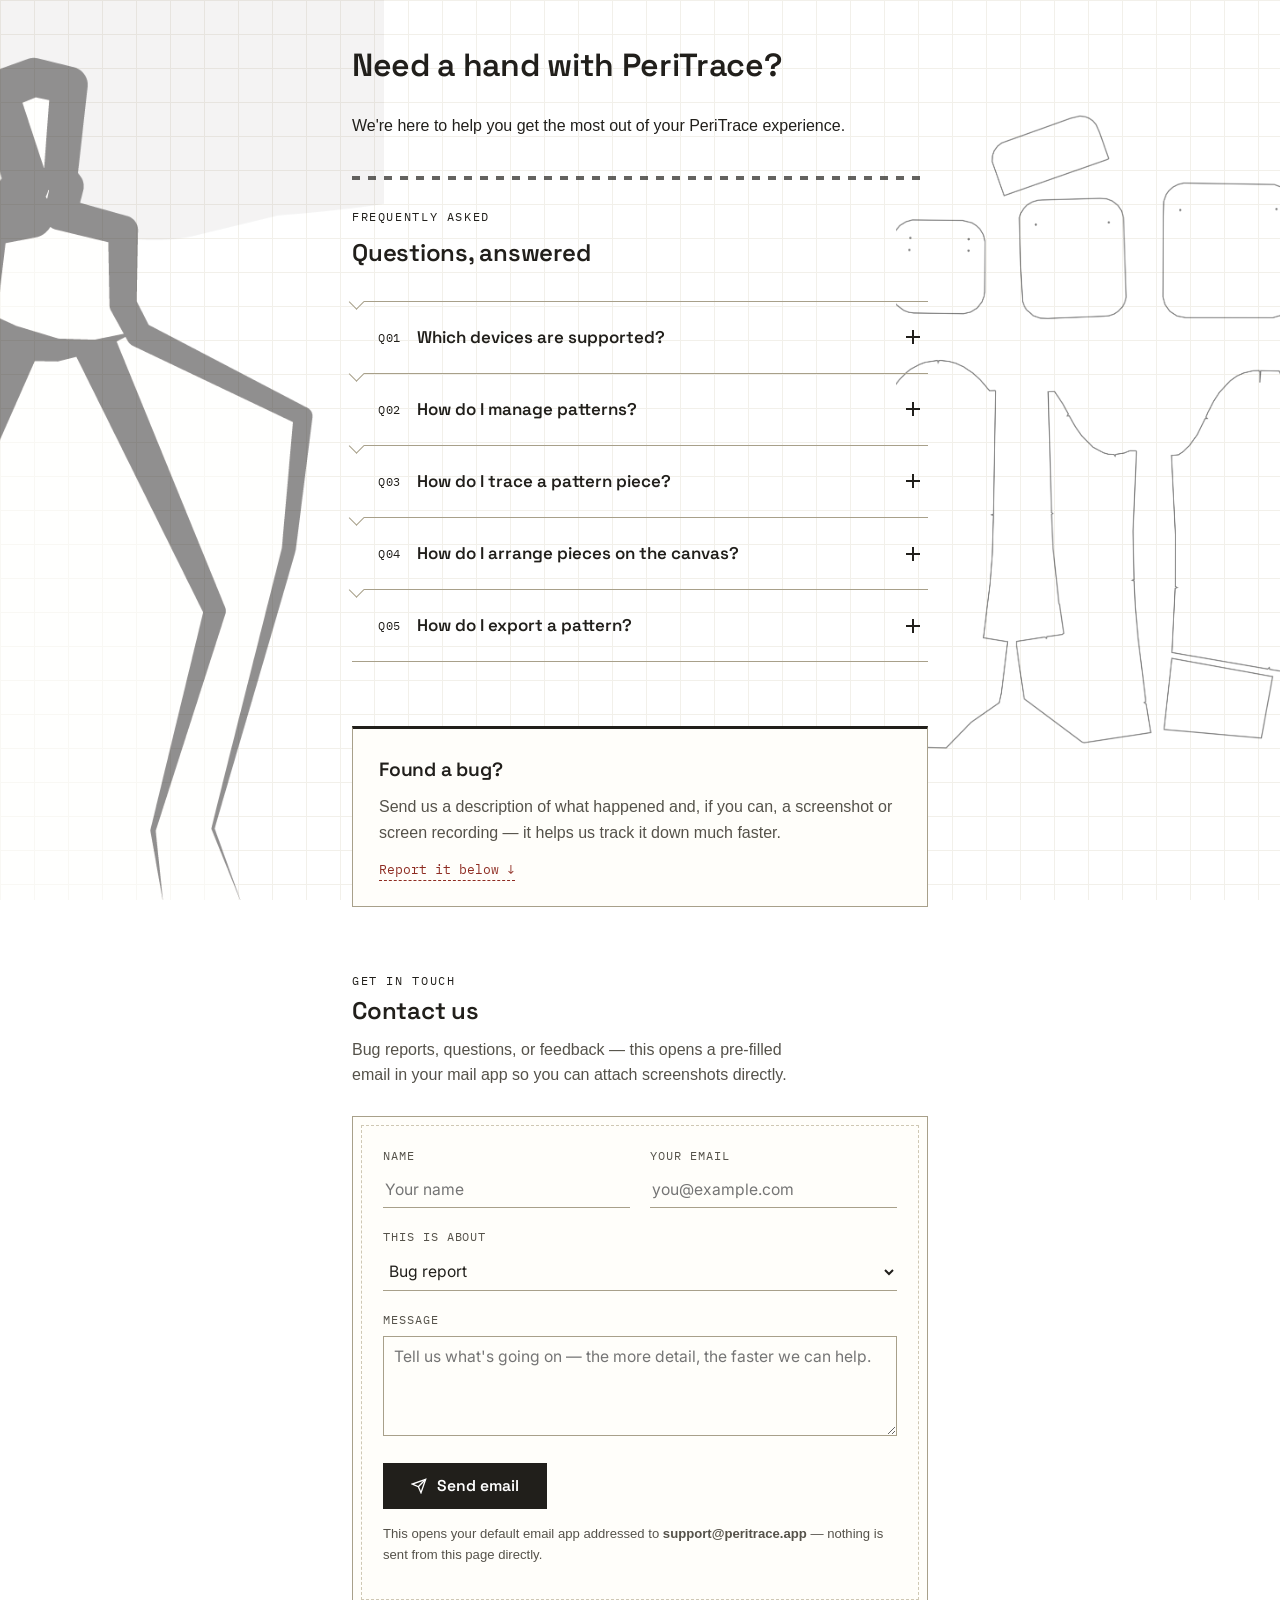
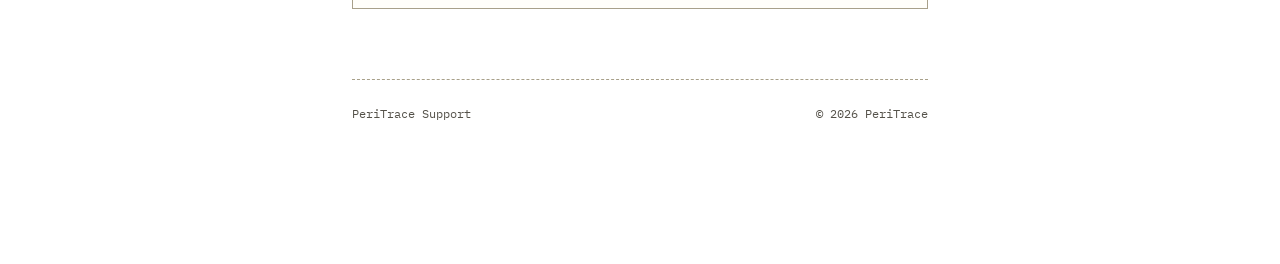
<file: index.html>
<!DOCTYPE html>
<html lang="en">

<head>
  <meta charset="UTF-8">
  <meta name="viewport" content="width=device-width, initial-scale=1.0">
  <title>PeriTrace Support — FAQ &amp; Contact</title>
  <meta name="description" content="Support and frequently asked questions for PeriTrace, the AR pattern tracing app.">
  <link rel="preconnect" href="https://fonts.googleapis.com">
  <link rel="preconnect" href="https://fonts.gstatic.com" crossorigin>
  <link
    href="https://fonts.googleapis.com/css2?family=Space+Grotesk:wght@400;500;600;700&family=Inter:wght@400;500;600&family=IBM+Plex+Mono:wght@400;500&display=swap"
    rel="stylesheet">
  <style>
    :root {
      --paper: #ffffff;
      --paper-deep: #ffffff;
      --ink: #211F1B;
      --ink-soft: #55524A;
      --thread: #211F1B;
      --thread-deep: #8E2C22;
      --chalk: #34506B;
      --line: #CFC8B4;
      --line-strong: #a8a08a;
      --card: #FFFEFA;
      --radius: 2px;
      --side-art-width: 25vw;
      --opacity: 0.7;
    }

    * {
      box-sizing: border-box;
    }

    html {
      scroll-behavior: smooth;
    }

    body {
      margin: 0;
      background: var(--paper);
      color: var(--ink);
      font-family: -apple-system, BlinkMacSystemFont, "Segoe UI", Roboto, Helvetica, Arial, sans-serif;
      font-size: 16px;
      line-height: 1.6;
      -webkit-font-smoothing: antialiased;
    }

    /* --- background grid texture, evokes pattern paper --- */
    body::before {
      content: "";
      position: fixed;
      inset: 0;
      background-image:
        linear-gradient(var(--line) 1px, transparent 1px),
        linear-gradient(90deg, var(--line) 1px, transparent 1px);
      background-size: 34px 34px;
      opacity: 0.28;
      pointer-events: none;
      z-index: 0;
    }

    h1,
    h2,
    h3 {
      font-family: 'Space Grotesk', sans-serif;
      font-weight: 600;
      letter-spacing: -0.01em;
      color: var(--ink);
    }

    .eyebrow {
      font-family: 'IBM Plex Mono', monospace;
      font-size: 0.72rem;
      letter-spacing: 0.14em;
      text-transform: uppercase;
      color: var(--thread);
    }

    a {
      color: var(--chalk);
    }

    /* ---------- fixed side art ---------- */
    .side-art {
      position: fixed;
      top: 0;
      height: 100vh;
      z-index: 0;
      pointer-events: none;
      display: flex;
      align-items: top;
    }

    .side-art.left {
      left: 0;
      top:0;
      width: var(--side-art-width);
      justify-content: flex-start;
      /* align-items: flex-start; */
    }

    .side-art.right {
      right: 0;
      width: var(--side-art-width);
      justify-content: flex-end;
      /* align-items: flex-start; */
    }

    .side-art img {
      width: 120%;
      height: auto;
      max-height: 100vh;
      object-fit: cover;
      opacity: 0.5;
      filter: sepia(6%) saturate(85%);
    }

    .side-art.left img {
      margin-left: 0px;
    }

    .side-art.right img {
      margin-right: 0px;
    }

    /* ---------- layout ---------- */
    .page {
      position: relative;
      z-index: 2;
      margin: 0 auto;
      max-width: 100vw;
      padding: 0 28px 120px;
    }

    @media (min-width: 860px) {
      .page {
        margin-left: var(--side-art-width);
        margin-right: var(--side-art-width);
        max-width: 60vw;
        padding: 0 32px 140px;
      }
    }

    /* ---------- header ---------- */

    header {
      margin-top: 40px;
    }

    .stitch {
      display: inline-block;
      width: 100%;
      height: 4px;
      margin-top: 22px;
      background-image: repeating-linear-gradient(90deg, var(--thread) 0 8px, transparent 8px 16px);
      opacity: var(--opacity);
    }

    /* ---------- FAQ list ---------- */
    section.faq {
      margin-top: 20px;
      margin-bottom: 64px;
    }

    section.faq>h2 {
      font-size: 1.5rem;
      margin: 0 0 6px;
    }

    section.faq>.eyebrow {
      display: block;
      margin-bottom: 8px;
    }

    .faq-list {
      margin-top: 28px;
      border-top: 1px solid var(--line-strong);
    }

    .faq-item {
      border-bottom: 1px solid var(--line-strong);
      position: relative;
    }

    .faq-item::before {
      /* garment notch mark */
      content: "";
      position: absolute;
      left: -1px;
      top: 0;
      width: 10px;
      height: 10px;
      background: var(--paper);
      border-right: 1px solid var(--line-strong);
      border-bottom: 1px solid var(--line-strong);
      transform: translateY(-50%) rotate(45deg);
    }

    .faq-q {
      all: unset;
      display: flex;
      align-items: center;
      gap: 16px;
      width: 100%;
      padding: 22px 6px 22px 26px;
      cursor: pointer;
      box-sizing: border-box;
    }

    .faq-q:focus-visible {
      outline: 2px solid var(--chalk);
      outline-offset: 2px;
    }

    .faq-tag {
      font-family: 'IBM Plex Mono', monospace;
      font-size: 0.72rem;
      color: var(--thread);
      letter-spacing: 0.06em;
      flex: 0 0 auto;
      padding-top: 2px;
    }

    .faq-q-text {
      font-family: 'Space Grotesk', sans-serif;
      font-weight: 600;
      font-size: 1.06rem;
      flex: 1 1 auto;
    }

    .faq-marker {
      flex: 0 0 auto;
      width: 18px;
      height: 18px;
      position: relative;
    }

    .faq-marker::before,
    .faq-marker::after {
      content: "";
      position: absolute;
      background: var(--ink);
      top: 50%;
      left: 50%;
      transform: translate(-50%, -50%);
      transition: transform 0.25s ease, opacity 0.2s ease;
    }

    .faq-marker::before {
      width: 14px;
      height: 2px;
    }

    .faq-marker::after {
      width: 2px;
      height: 14px;
    }

    .faq-item.open .faq-marker::after {
      transform: translate(-50%, -50%) rotate(90deg);
      opacity: 0;
    }

    .faq-item.open .faq-marker::before {
      background: var(--thread);
    }

    .faq-a-wrap {
      display: grid;
      grid-template-rows: 0fr;
      transition: grid-template-rows 0.32s ease;
    }

    .faq-item.open .faq-a-wrap {
      grid-template-rows: 1fr;
    }

    .faq-a-inner {
      overflow: hidden;
    }

    .faq-a {
      padding: 0 6px 28px 26px;
      color: var(--ink-soft);
      font-size: 0.98rem;
      border-top: 1px dashed var(--line-strong);
      margin-top: -1px;
      padding-top: 18px;
    }

    .faq-a p {
      margin: 0 0 12px;
    }

    .faq-a p:last-child {
      margin-bottom: 0;
    }

    .faq-a ul {
      margin: 0 0 14px;
      padding-left: 20px;
    }

    .faq-a li {
      margin-bottom: 8px;
    }

    .faq-a strong {
      color: var(--ink);
    }

    .faq-a .sub-note {
      background: var(--card);
      border: 1px solid var(--line);
      border-left: 3px solid var(--chalk);
      padding: 12px 14px;
      font-size: 0.9rem;
      margin: 14px 0;
    }

    .faq-a .sub-note.tip {
      border-left-color: var(--thread);
    }

    .btn-chip {
      display: inline-flex;
      align-items: center;
      gap: 6px;
      background: var(--card);
      border: 1px solid var(--line-strong);
      border-radius: 20px;
      padding: 2px 10px 2px 6px;
      font-family: 'IBM Plex Mono', monospace;
      font-size: 0.82rem;
      color: var(--ink);
      white-space: nowrap;
    }

    .btn-chip svg {
      width: 13px;
      height: 13px;
      flex-shrink: 0;
    }

    .fmt-grid {
      display: grid;
      grid-template-columns: repeat(auto-fit, minmax(150px, 1fr));
      gap: 12px;
      margin: 14px 0 4px;
    }

    .fmt-card {
      background: var(--card);
      border: 1px solid var(--line-strong);
      padding: 14px;
    }

    .fmt-card b {
      font-family: 'Space Grotesk', sans-serif;
      color: var(--thread);
      display: block;
      margin-bottom: 4px;
      font-size: 0.95rem;
    }

    .fmt-card span {
      font-size: 0.86rem;
      color: var(--ink-soft);
    }

    /* ---------- bug report callout ---------- */
    .callout {
      background: var(--card);
      border: 1px solid var(--line-strong);
      border-top: 3px solid var(--thread);
      padding: 26px 26px 24px;
      margin: 0 0 60px;
    }

    .callout h3 {
      margin: 0 0 8px;
      font-size: 1.2rem;
    }

    .callout p {
      margin: 0;
      color: var(--ink-soft);
    }

    .callout a.jump {
      display: inline-block;
      margin-top: 14px;
      font-family: 'IBM Plex Mono', monospace;
      font-size: 0.82rem;
      color: var(--thread-deep);
      text-decoration: none;
      border-bottom: 1px dashed var(--thread-deep);
    }

    /* ---------- contact form ---------- */
    section.contact {
      scroll-margin-top: 40px;
    }

    section.contact h2 {
      font-size: 1.5rem;
      margin: 0 0 6px;
    }

    section.contact>p {
      color: var(--ink-soft);
      margin: 0 0 28px;
      max-width: 50ch;
    }

    .ticket {
      background: var(--card);
      border: 1px solid var(--line-strong);
      padding: 30px;
      position: relative;
    }

    .ticket::before {
      content: "";
      position: absolute;
      inset: 8px;
      border: 1px dashed var(--line);
      pointer-events: none;
    }

    .field {
      margin-bottom: 20px;
    }

    .field label {
      display: block;
      font-family: 'IBM Plex Mono', monospace;
      font-size: 0.74rem;
      text-transform: uppercase;
      letter-spacing: 0.08em;
      color: var(--ink-soft);
      margin-bottom: 6px;
    }

    .field input,
    .field select,
    .field textarea {
      width: 100%;
      font-family: 'Inter', sans-serif;
      font-size: 0.98rem;
      color: var(--ink);
      background: transparent;
      border: none;
      border-bottom: 1px solid var(--line-strong);
      padding: 8px 2px;
      outline: none;
      transition: border-color 0.2s ease;
    }

    .field textarea {
      resize: vertical;
      min-height: 100px;
      border: 1px solid var(--line-strong);
      padding: 10px;
    }

    .field input:focus,
    .field select:focus,
    .field textarea:focus {
      border-color: var(--thread);
    }

    .field-row {
      display: grid;
      grid-template-columns: 1fr 1fr;
      gap: 20px;
    }

    @media (max-width: 520px) {
      .field-row {
        grid-template-columns: 1fr;
      }
    }

    .send-btn {
      font-family: 'Space Grotesk', sans-serif;
      font-weight: 600;
      font-size: 0.98rem;
      background: var(--thread);
      color: #fff;
      border: none;
      padding: 13px 28px;
      cursor: pointer;
      display: inline-flex;
      align-items: center;
      gap: 10px;
      transition: background 0.18s ease, transform 0.12s ease;
    }

    .send-btn:hover {
      background: var(--thread-deep);
    }

    .send-btn:active {
      transform: translateY(1px);
    }

    .send-btn svg {
      width: 16px;
      height: 16px;
    }

    .form-note {
      font-size: 0.82rem;
      color: var(--ink-soft);
      margin-top: 14px;
    }

    .form-status {
      font-size: 0.85rem;
      margin-top: 12px;
      font-family: 'IBM Plex Mono', monospace;
      color: var(--chalk);
      display: none;
    }

    .form-status.show {
      display: block;
    }

    footer {
      margin-top: 70px;
      padding-top: 24px;
      border-top: 1px dashed var(--line-strong);
      font-family: 'IBM Plex Mono', monospace;
      font-size: 0.78rem;
      color: var(--ink-soft);
      display: flex;
      justify-content: space-between;
      flex-wrap: wrap;
      gap: 10px;
    }

    @media (max-width: 860px) {
      .side-art {
        display: none;
      }

      .page {
        margin: 0;
      }
    }

    @media (prefers-reduced-motion: reduce) {
      html {
        scroll-behavior: auto;
      }

      .faq-a-wrap,
      .faq-marker::before,
      .faq-marker::after,
      .send-btn {
        transition: none;
      }
    }
  </style>
</head>

<body>

  <div class="side-art left" aria-hidden="true">
    <img src="images/Side_Art_Left.png" alt="">
  </div>
  <div class="side-art right" aria-hidden="true">
    <img src="images/Side_Art_Right.png" alt="">
  </div>

  <div class="page">

    <header class="page-header">
      <h1>Need a hand with PeriTrace?</h1>
      <p>We're here to help you get the most out of your PeriTrace experience.</p>
      <span class="stitch" aria-hidden="true"></span>
    </header>

    <section class="faq" aria-label="Frequently asked questions">
      <span class="eyebrow">Frequently asked</span>
      <h2>Questions, answered</h2>

      <div class="faq-list" id="faqList">

        <!-- Q1 -->
        <div class="faq-item">
          <button class="faq-q" aria-expanded="false">
            <span class="faq-tag">Q01</span>
            <span class="faq-q-text">Which devices are supported?</span>
            <span class="faq-marker" aria-hidden="true"></span>
          </button>
          <div class="faq-a-wrap">
            <div class="faq-a-inner">
              <div class="faq-a">
                <p>PeriTrace requires an iPhone that supports ARKit.</p>
                <p>iPhone models with LiDAR are recommended for a smoother experience and more precise captures.</p>
                <p>PeriTrace supports <strong>iOS 18.6 and later</strong>.</p>
              </div>
            </div>
          </div>
        </div>

        <!-- Q2 -->
        <div class="faq-item">
          <button class="faq-q" aria-expanded="false">
            <span class="faq-tag">Q02</span>
            <span class="faq-q-text">How do I manage patterns?</span>
            <span class="faq-marker" aria-hidden="true"></span>
          </button>
          <div class="faq-a-wrap">
            <div class="faq-a-inner">
              <div class="faq-a">
                <p>PeriTrace organizes your work by pattern. Each pattern is a set that can hold up to <strong>40
                    pattern pieces</strong>, which keeps the app quick and responsive. If your physical pattern has more
                  pieces than that, split it across multiple patterns in the app.</p>
                <p>From the Home screen:</p>
                <ul>
                  <li><strong>Add a new pattern</strong> — tap the <span class="btn-chip"><svg viewBox="0 0 24 24"
                        fill="none" stroke="currentColor" stroke-width="2">
                        <path d="M12 5v14M5 12h14" />
                      </svg>Add New</span> button at the bottom of the screen.</li>
                  <li><strong>Rename or delete</strong> — swipe a pattern left or right to reveal the Rename and Delete
                    buttons.</li>
                  <li><strong>Rearrange the list</strong> — long-press a pattern and drag it to a new position.</li>
                  <li><strong>Open a pattern</strong> — tap it to enter its canvas, where its pieces live.</li>
                </ul>
              </div>
            </div>
          </div>
        </div>

        <!-- Q3 -->
        <div class="faq-item">
          <button class="faq-q" aria-expanded="false">
            <span class="faq-tag">Q03</span>
            <span class="faq-q-text">How do I trace a pattern piece?</span>
            <span class="faq-marker" aria-hidden="true"></span>
          </button>
          <div class="faq-a-wrap">
            <div class="faq-a-inner">
              <div class="faq-a">
                <p>Open a pattern from the Home screen, then tap <span class="btn-chip"><svg viewBox="0 0 24 24"
                      fill="none" stroke="currentColor" stroke-width="2">
                      <circle cx="12" cy="12" r="7" />
                      <path d="M12 2v3M12 19v3M2 12h3M19 12h3" />
                    </svg>Trace</span> at the bottom right to open the AR camera (you may be asked to allow camera
                  access). PeriTrace traces one piece per camera session.</p>
                <p>In the camera view, move your phone slowly back and forth over a flat surface until the reticle sits
                  flush and steady — that's your cue that you're ready to trace.</p>
                <p><strong>Two tracing modes:</strong></p>
                <ul>
                  <li><strong>Vertex tracing</strong> — aim the reticle at the outline or seam line and tap <span
                      class="btn-chip"><svg viewBox="0 0 24 24" fill="none" stroke="currentColor" stroke-width="2">
                        <path d="M5 19l6-6M11 13l3-8 5 5-8 3z" />
                      </svg>Trace Vertices</span> to place points one by one. Points connect automatically, and a dashed
                    line closes the shape between your first and last point — no need to close it yourself.</li>
                  <li><strong>Marking</strong> — aim at a mark on the physical piece and tap <span class="btn-chip"><svg
                        viewBox="0 0 24 24" fill="none" stroke="currentColor" stroke-width="2">
                        <circle cx="12" cy="12" r="3" fill="currentColor" stroke="none" />
                        <circle cx="12" cy="12" r="8" />
                      </svg>Mark</span>. Marks stand alone and never connect to vertices or other marks.</li>
                </ul>
                <div class="sub-note">
                  <strong>Contour detection.</strong> Point the camera at a piece and long-press the screen for at least
                  half a second to auto-detect its outline. Moving your finger or releasing early cancels it. It reads
                  one outline at a time, and works best when the piece contrasts clearly with the surface beneath it — a
                  light piece on a dark surface, or vice versa.
                </div>
                <p><strong>Getting a clean capture:</strong> you don't need to hold the phone perfectly perpendicular —
                  PeriTrace's AR tracking handles some angle. Phones without LiDAR are more sensitive to calibration, so
                  keep the phone <strong>0.5–2 meters</strong> above the pattern and make sure the reticle is sitting
                  flat on the surface before you start.</p>
                <p><strong>Finishing up:</strong> tap <span class="btn-chip"><svg viewBox="0 0 24 24" fill="none"
                      stroke="currentColor" stroke-width="2">
                      <path d="M4 12l5 5L20 6" />
                    </svg>Done</span> to save the piece to the canvas (it needs at least three points first), or <span
                    class="btn-chip"><svg viewBox="0 0 24 24" fill="none" stroke="currentColor" stroke-width="2">
                      <path d="M6 6l12 12M18 6L6 18" />
                    </svg>Dismiss</span> to discard it and return to the canvas.</p>
              </div>
            </div>
          </div>
        </div>

        <!-- Q4 -->
        <div class="faq-item">
          <button class="faq-q" aria-expanded="false">
            <span class="faq-tag">Q04</span>
            <span class="faq-q-text">How do I arrange pieces on the canvas?</span>
            <span class="faq-marker" aria-hidden="true"></span>
          </button>
          <div class="faq-a-wrap">
            <div class="faq-a-inner">
              <div class="faq-a">
                <p>The canvas is a vector workspace with full gesture support, and your layout is preserved
                  automatically when you export.</p>
                <ul>
                  <li><strong>Zoom &amp; pan</strong> — pinch and drag to move around the workspace.</li>
                  <li><strong>Move &amp; rotate a piece</strong> — drag to reposition, or use two fingers to rotate.
                  </li>
                  <li><strong>Delete a piece</strong> — long-press it, then tap Delete in the popup.</li>
                </ul>
                <div class="sub-note tip">
                  <strong>Pro tip for tricky pieces.</strong> If you're not confident in a trace, capture the same piece
                  a few times and stack the results on the canvas — the overlap shows you the average outline.
                </div>
                <p>A canvas holds up to 40 pieces per pattern; split larger physical patterns across multiple patterns
                  in the app.</p>
              </div>
            </div>
          </div>
        </div>

        <!-- Q5 -->
        <div class="faq-item">
          <button class="faq-q" aria-expanded="false">
            <span class="faq-tag">Q05</span>
            <span class="faq-q-text">How do I export a pattern?</span>
            <span class="faq-marker" aria-hidden="true"></span>
          </button>
          <div class="faq-a-wrap">
            <div class="faq-a-inner">
              <div class="faq-a">
                <p>Exports keep your canvas arrangement exactly as you left it, at true 1:1 scale.</p>
                <ul>
                  <li>Tap <span class="btn-chip"><svg viewBox="0 0 24 24" fill="none" stroke="currentColor"
                        stroke-width="2">
                        <path d="M12 3v12M7 10l5 5 5-5M5 21h14" />
                      </svg>Export</span> at the bottom left of the canvas — it's enabled once there's at least one
                    piece on it.</li>
                  <li>Choose a format, then pick a destination from the standard iOS share sheet.</li>
                  <li>Regardless of what you choose, PeriTrace also saves a backup to <strong>On My iPhone → PeriTrace →
                      Exports</strong>.</li>
                  <li>Tap <span class="btn-chip"><svg viewBox="0 0 24 24" fill="none" stroke="currentColor"
                        stroke-width="2">
                        <path d="M1 12s4-7 11-7 11 7 11 7-4 7-11 7-11-7-11-7z" />
                        <circle cx="12" cy="12" r="3" />
                      </svg>Quick Look</span> right after exporting to preview the file instantly.</li>
                </ul>
                <div class="fmt-grid">
                  <div class="fmt-card"><b>PDF</b><span>Universal layout format — great for printing, vector tools, or
                      apparel CAD.</span></div>
                  <div class="fmt-card"><b>DXF</b><span>Industrial CAD format, built for pattern drafting
                      software.</span></div>
                  <div class="fmt-card"><b>SVG</b><span>Scalable vector format for the web or mainstream design
                      apps.</span></div>
                </div>
              </div>
            </div>
          </div>
        </div>

      </div>
    </section>

    <div class="callout">
      <h3>Found a bug?</h3>
      <p>Send us a description of what happened and, if you can, a screenshot or screen recording — it helps us track it
        down much faster.</p>
      <a class="jump" href="#contact">Report it below ↓</a>
    </div>

    <section class="contact" id="contact">
      <span class="eyebrow">Get in touch</span>
      <h2>Contact us</h2>
      <p>Bug reports, questions, or feedback — this opens a pre-filled email in your mail app so you can attach
        screenshots directly.</p>

      <form class="ticket" id="contactForm">
        <div class="field-row">
          <div class="field">
            <label for="name">Name</label>
            <input type="text" id="name" name="name" placeholder="Your name" required>
          </div>
          <div class="field">
            <label for="email">Your email</label>
            <input type="email" id="email" name="email" placeholder="you@example.com" required>
          </div>
        </div>

        <div class="field">
          <label for="reason">This is about</label>
          <select id="reason" name="reason">
            <option value="Bug report">Bug report</option>
            <option value="Question">Question</option>
            <option value="Feedback">Feedback / suggestion</option>
            <option value="Other">Something else</option>
          </select>
        </div>

        <div class="field">
          <label for="message">Message</label>
          <textarea id="message" name="message"
            placeholder="Tell us what's going on — the more detail, the faster we can help." required></textarea>
        </div>

        <button type="submit" class="send-btn">
          <svg viewBox="0 0 24 24" fill="none" stroke="currentColor" stroke-width="2">
            <path d="M22 2L11 13" />
            <path d="M22 2l-7 20-4-9-9-4z" />
          </svg>
          Send email
        </button>
        <p class="form-status" id="formStatus">Opening your mail app…</p>
        <p class="form-note">This opens your default email app addressed to <strong>support@peritrace.app</strong> —
          nothing is sent from this page directly.</p>
      </form>
    </section>

    <footer>
      <span>PeriTrace Support</span>
      <span>© 2026 PeriTrace</span>
    </footer>

  </div>

  <script>
    // Accordion: only one open at a time
    const items = document.querySelectorAll('.faq-item');
    items.forEach(item => {
      const btn = item.querySelector('.faq-q');
      btn.addEventListener('click', () => {
        const isOpen = item.classList.contains('open');
        items.forEach(i => {
          i.classList.remove('open');
          i.querySelector('.faq-q').setAttribute('aria-expanded', 'false');
        });
        if (!isOpen) {
          item.classList.add('open');
          btn.setAttribute('aria-expanded', 'true');
        }
      });
    });

    // Contact form -> mailto
    const SUPPORT_EMAIL = "support@peritrace.app";
    const form = document.getElementById('contactForm');
    const status = document.getElementById('formStatus');

    form.addEventListener('submit', function (e) {
      e.preventDefault();
      const name = document.getElementById('name').value.trim();
      const email = document.getElementById('email').value.trim();
      const reason = document.getElementById('reason').value;
      const message = document.getElementById('message').value.trim();

      const subject = `[PeriTrace] ${reason} from ${name}`;
      const body =
        `Name: ${name}
Email: ${email}
Type: ${reason}

${message}`;

      const mailto = `mailto:${SUPPORT_EMAIL}?subject=${encodeURIComponent(subject)}&body=${encodeURIComponent(body)}`;
      window.location.href = mailto;

      status.classList.add('show');
      setTimeout(() => status.classList.remove('show'), 4000);
    });
  </script>

</body>

</html>
</file>
